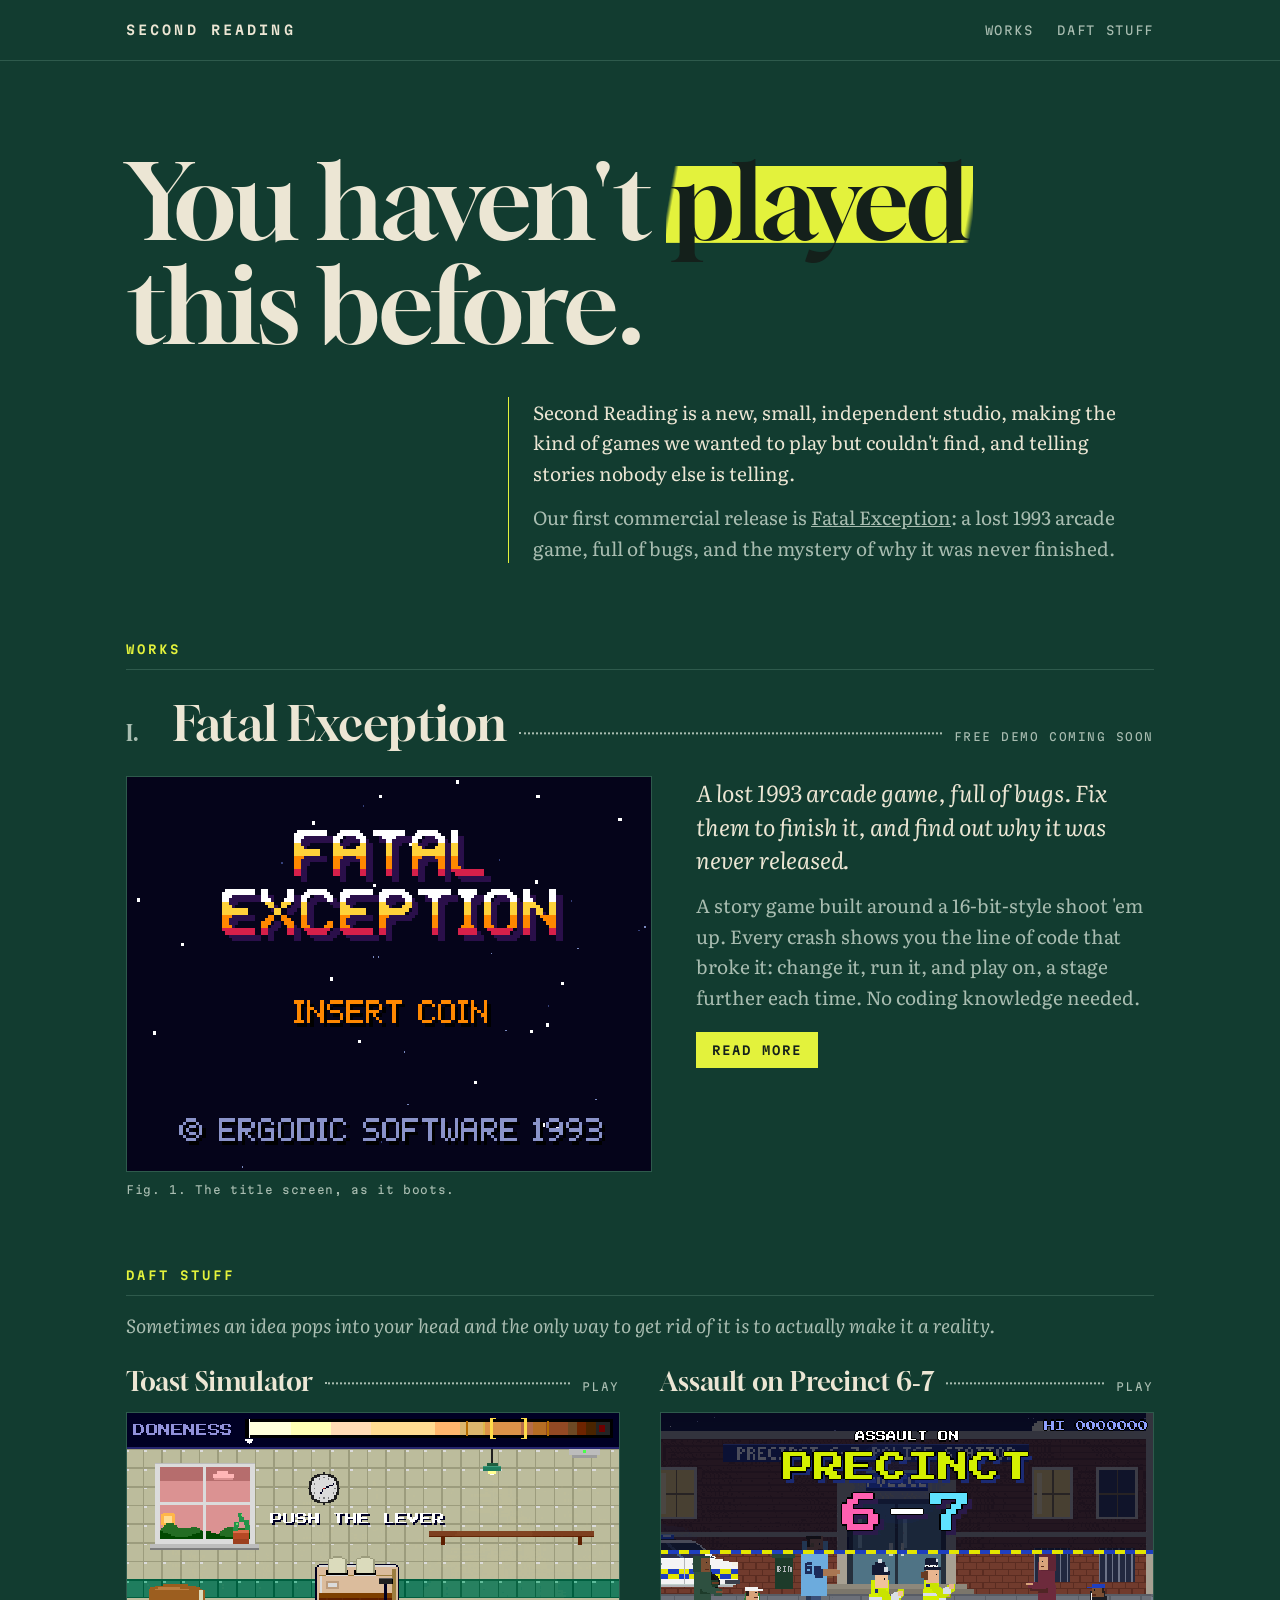
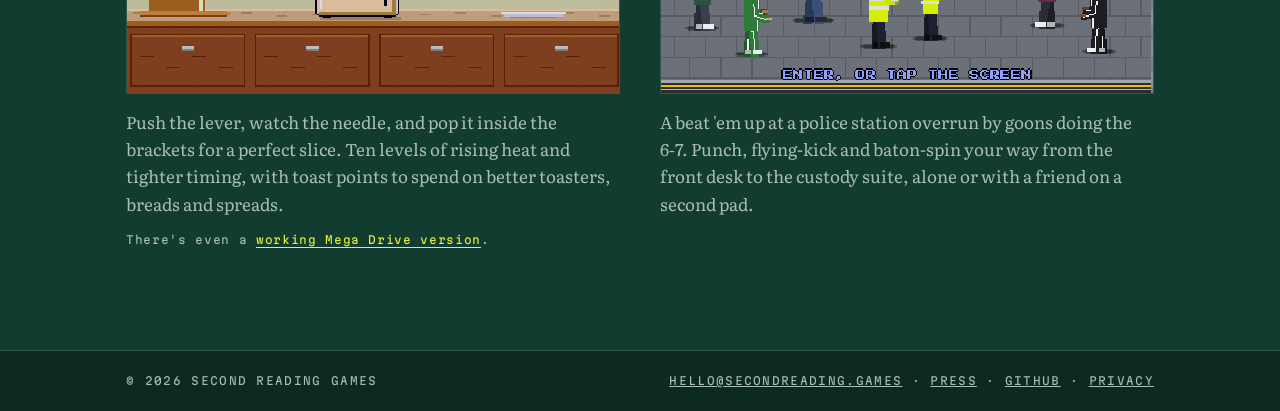
<file: index.html>
<!DOCTYPE html>
<html lang="en-GB">
<head>
<meta charset="utf-8">
<meta name="viewport" content="width=device-width, initial-scale=1">
<title>Second Reading Games</title>
<meta name="description" content="Second Reading is a new, small, independent studio, making the kind of games we wanted to play but couldn't find, and telling stories nobody else is telling.">
<meta property="og:title" content="Second Reading Games">
<meta property="og:description" content="You haven't played this before.">
<meta property="og:type" content="website">
<meta property="og:url" content="https://secondreading.games/">
<meta property="og:image" content="https://secondreading.games/fatal-exception/shots/share.png">
<meta property="og:image:width" content="1200">
<meta property="og:image:height" content="630">
<meta name="twitter:card" content="summary_large_image">
<link rel="canonical" href="https://secondreading.games/">
<link rel="preload" href="fonts/gloock-latin.woff2" as="font" type="font/woff2" crossorigin>
<link rel="icon" href="favicon.svg" type="image/svg+xml">
<link rel="stylesheet" href="style.css">
</head>
<body>

<header class="top">
  <div class="wrap top-in">
    <a class="mark" href="./">Second Reading</a>
    <nav aria-label="Site">
      <a href="#works">Works</a>
      <a href="#daft-stuff">Daft Stuff</a>
    </nav>
  </div>
</header>

<main>

<section class="intro">
  <div class="wrap">
    <h1 class="roll"><span class="w"><span style="--i:0">You</span></span> <span class="w"><span style="--i:1">haven't</span></span> <mark><button type="button" class="play-mark" aria-label="played: play a game of breakout"><span class="w"><span style="--i:2">played</span></span></button></mark> <span class="w"><span style="--i:3">this</span></span> <span class="w"><span style="--i:4">before.</span></span></h1>
    <div class="blurb">
      <p>Second Reading is a new, small, independent studio, making the kind of games we wanted to play but couldn't find, and telling stories nobody else is telling.</p>
      <p>Our first commercial release is <a href="fatal-exception/">Fatal Exception</a>: a lost 1993 arcade game, full of bugs, and the mystery of why it was never finished.</p>
    </div>
  </div>
</section>

<section id="works" aria-labelledby="works-title">
  <div class="wrap">
    <h2 id="works-title" class="label">Works</h2>

    <article class="work">
      <a class="entry" href="fatal-exception/">
        <span class="num">I.</span>
        <span class="title">Fatal Exception</span>
        <span class="dots" aria-hidden="true"></span>
        <span class="status" data-demo>Free demo coming soon</span>
      </a>
      <div class="work-body">
        <figure>
          <a href="fatal-exception/" tabindex="-1" aria-hidden="true"><picture><source srcset="fatal-exception/shots/title.png" media="(prefers-reduced-motion: reduce)"><img src="img/fatal-exception.gif" width="320" height="240" alt=""></picture></a>
          <figcaption>Fig. 1. The title screen, as it boots.</figcaption>
        </figure>
        <div class="work-text">
          <p class="lede">A lost 1993 arcade game, full of bugs. Fix them to finish it, and find out why it was never released.</p>
          <p>A story game built around a 16-bit-style shoot 'em up. Every crash shows you the line of code that broke it: change it, run it, and play on, a stage further each time. No coding knowledge needed.</p>
          <p><a class="more" href="fatal-exception/">Read more</a></p>
        </div>
      </div>
    </article>
  </div>
</section>

<section id="daft-stuff" aria-labelledby="div-title">
  <div class="wrap">
    <h2 id="div-title" class="label">Daft Stuff</h2>
    <p class="aside">Sometimes an idea pops into your head and the only way to get rid of it is to actually make it a reality.</p>

    <div class="divs">
      <article class="div">
        <a class="entry" href="toast-simulator/">
          <span class="title">Toast Simulator</span>
          <span class="dots" aria-hidden="true"></span>
          <span class="status">Play</span>
        </a>
        <a class="pic" href="toast-simulator/" tabindex="-1" aria-hidden="true"><picture><source srcset="img/toast-simulator.png" media="(prefers-reduced-motion: reduce)"><img src="img/toast-simulator.gif" width="320" height="180" loading="lazy" alt=""></picture></a>
        <p>Push the lever, watch the needle, and pop it inside the brackets for a perfect slice. Ten levels of rising heat and tighter timing, with toast points to spend on better toasters, breads and spreads.</p>
        <p class="also">There's even a <a href="toast-simulator/megadrive/">working Mega Drive version</a>.</p>
      </article>
      <article class="div">
        <a class="entry" href="assault-on-precinct-6-7/">
          <span class="title">Assault on Precinct 6&#8209;7</span>
          <span class="dots" aria-hidden="true"></span>
          <span class="status">Play</span>
        </a>
        <a class="pic" href="assault-on-precinct-6-7/" tabindex="-1" aria-hidden="true"><picture><source srcset="img/assault-on-precinct-6-7.png" media="(prefers-reduced-motion: reduce)"><img src="img/assault-on-precinct-6-7.gif" width="384" height="216" loading="lazy" alt=""></picture></a>
        <p>A beat 'em up at a police station overrun by goons doing the 6&#8209;7. Punch, flying-kick and baton-spin your way from the front desk to the custody suite, alone or with a friend on a second pad.</p>
      </article>
    </div>
  </div>
</section>

</main>

<footer class="foot">
  <div class="wrap foot-in">
    <p>&copy; 2026 Second Reading Games</p>
    <p><a href="mailto:hello@secondreading.games">hello@secondreading.games</a> &middot; <a href="fatal-exception/press/">Press</a> &middot; <a href="https://github.com/second-reading">GitHub</a> &middot; <a href="privacy/">Privacy</a></p>
  </div>
</footer>

<script src="play.js"></script>
</body>
</html>
</file>
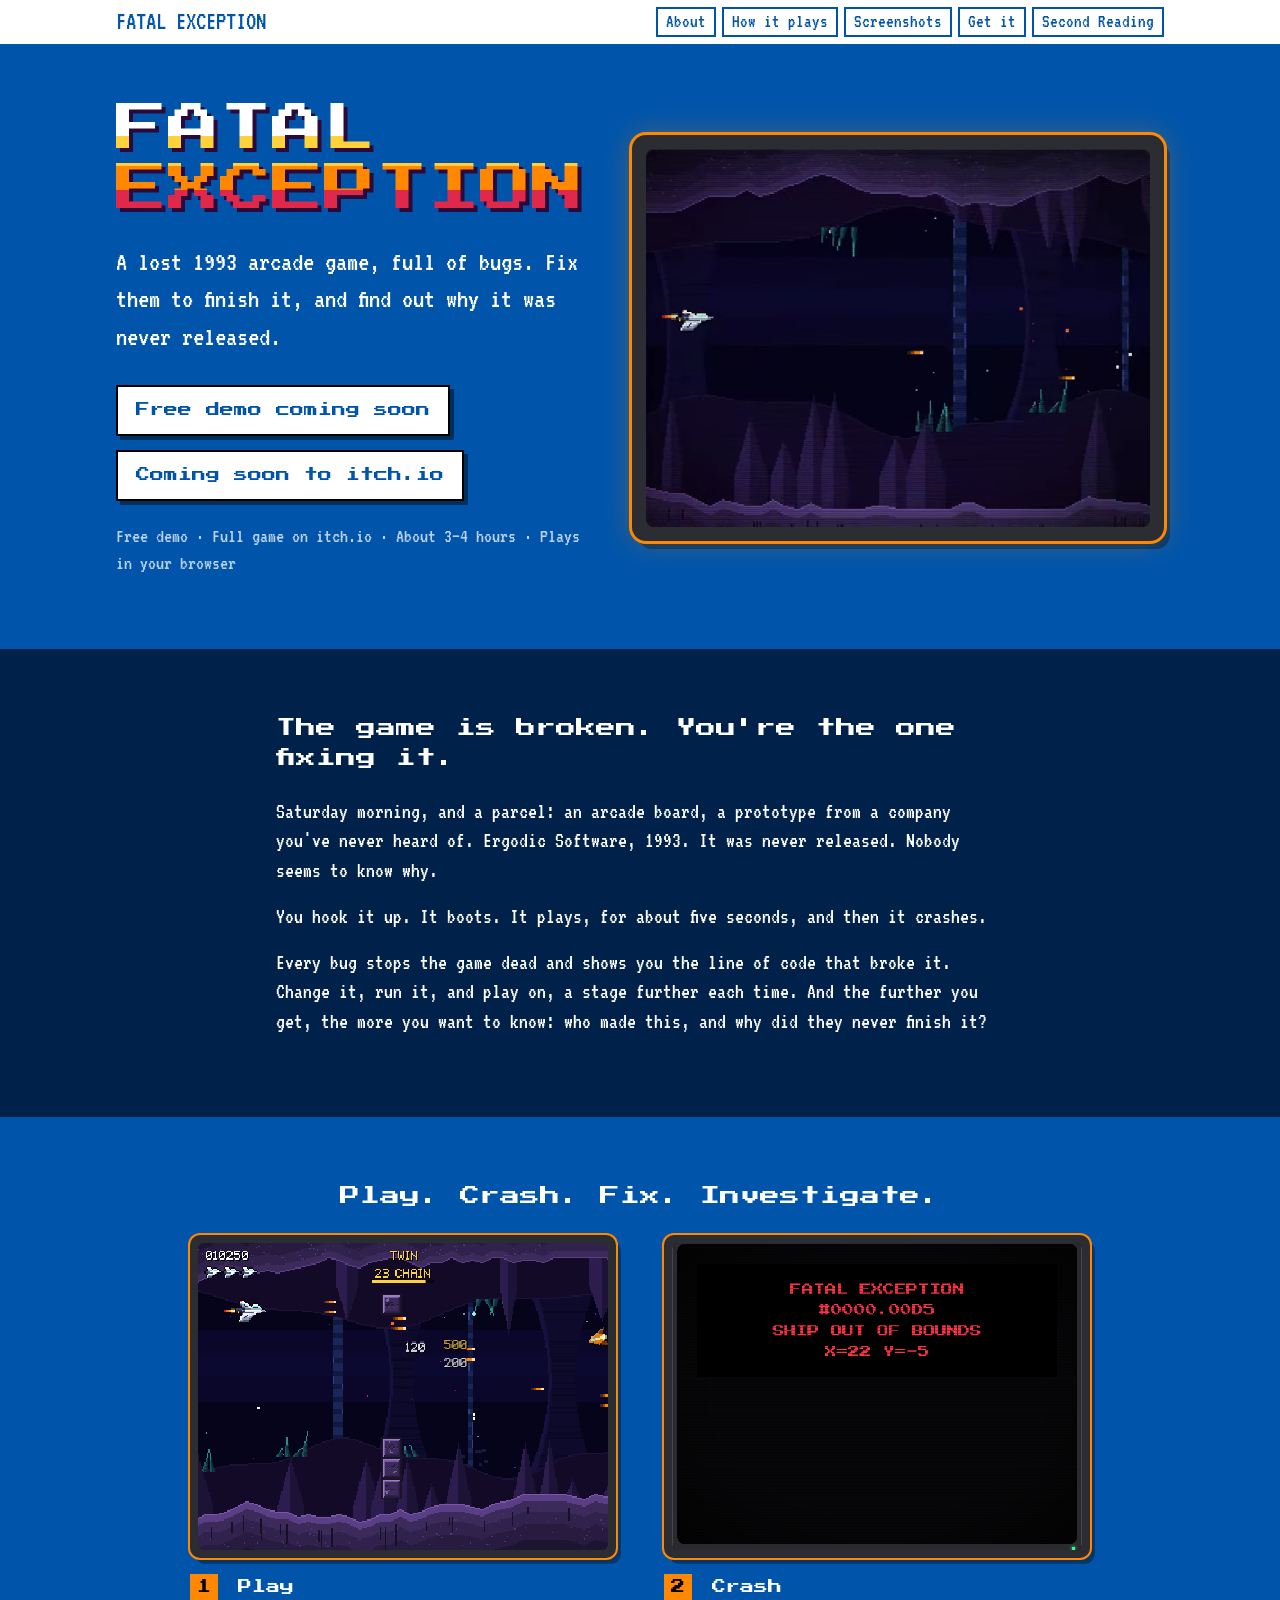
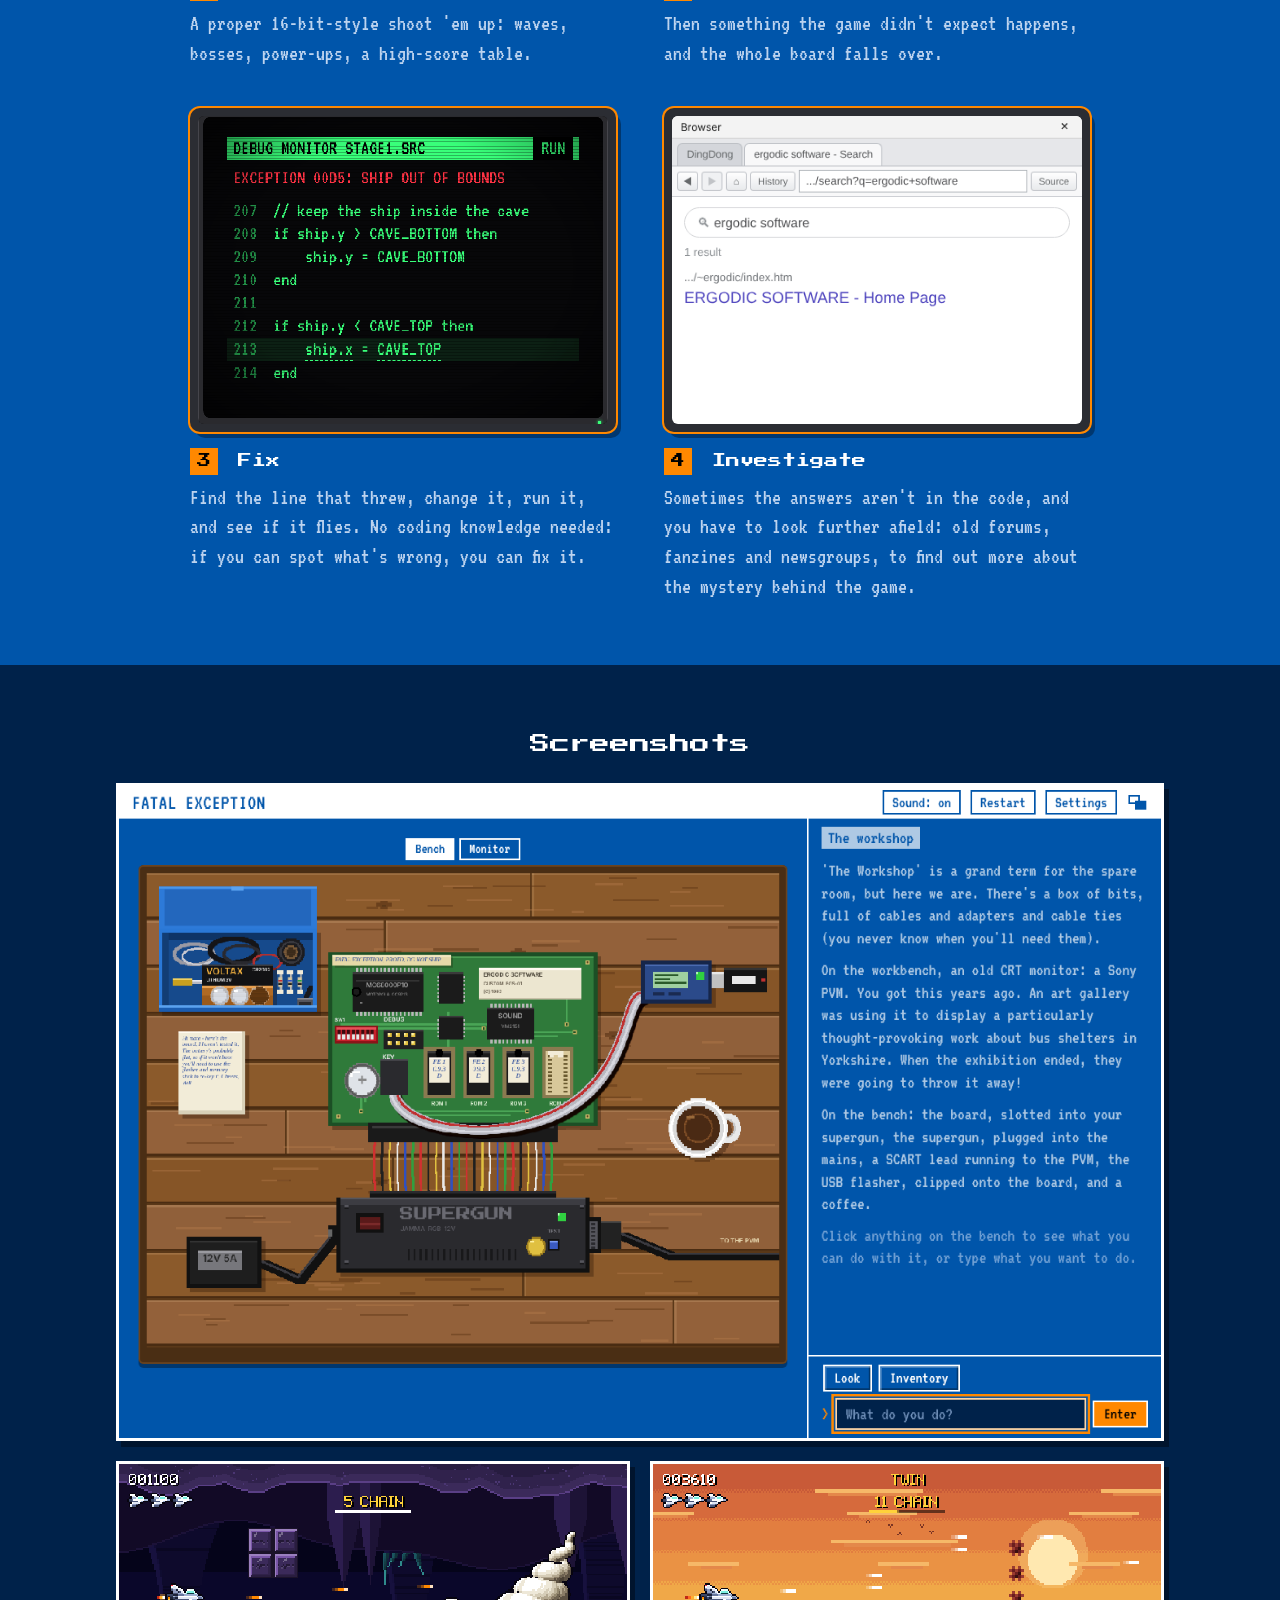
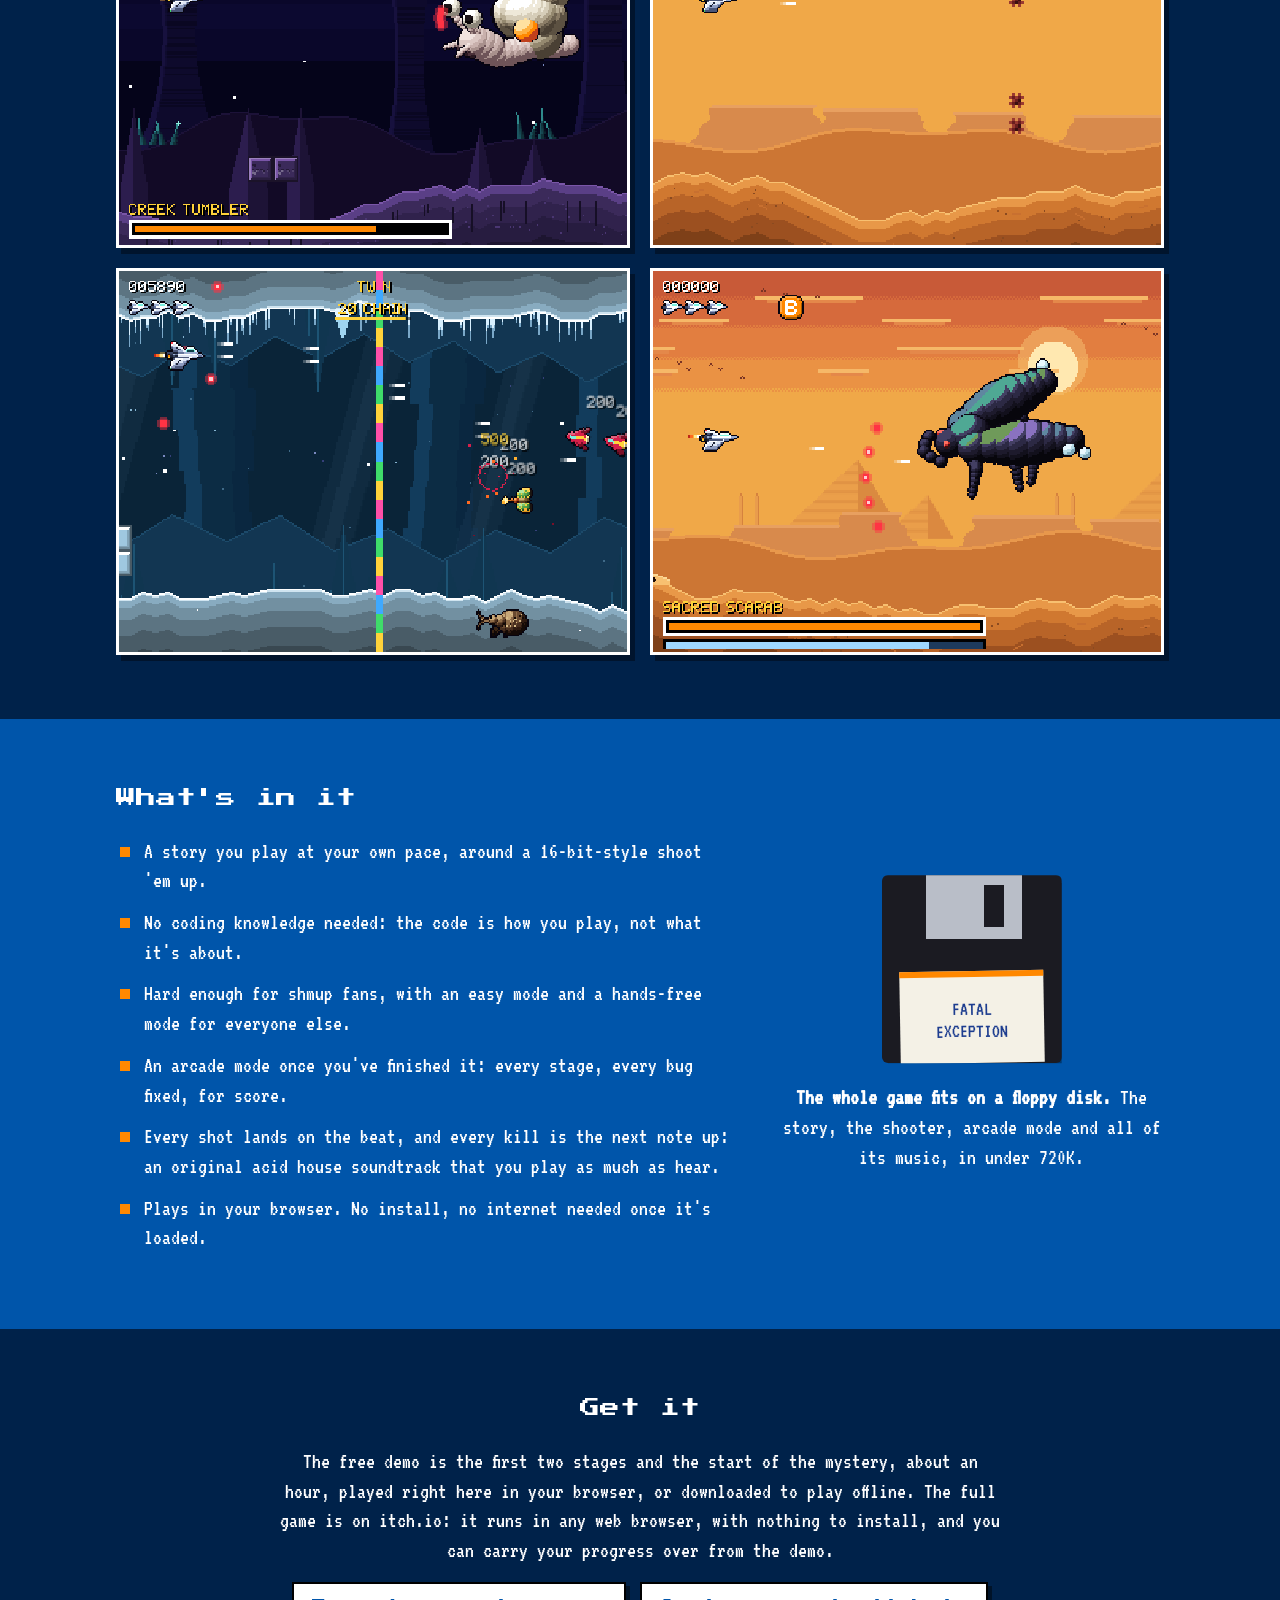
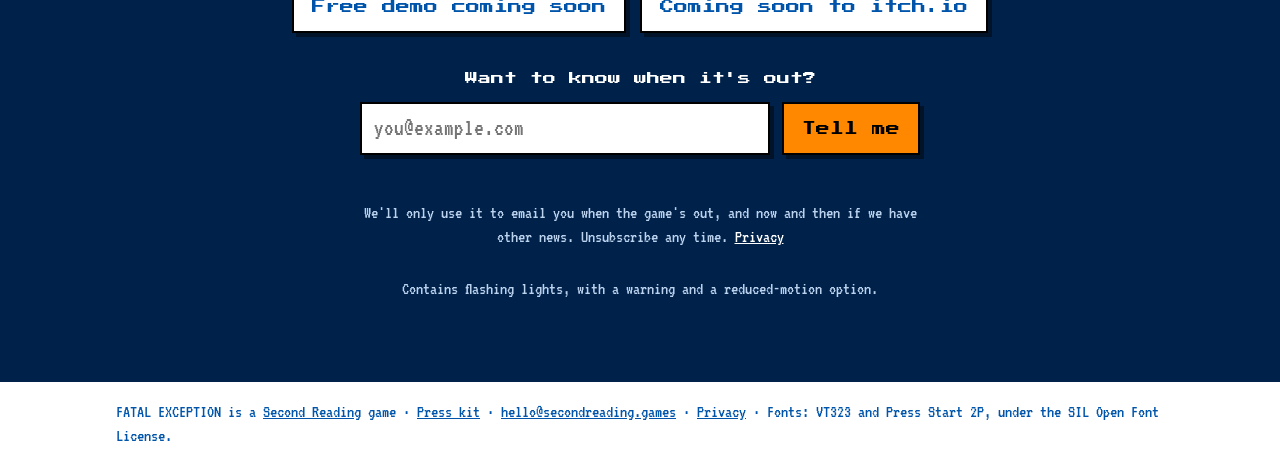
<file: fatal-exception/index.html>
<!DOCTYPE html>
<html lang="en-GB">
<head>
<meta charset="utf-8">
<meta name="viewport" content="width=device-width, initial-scale=1">
<title>FATAL EXCEPTION</title>
<meta name="description" content="A lost 1993 arcade game, full of bugs. Fix them to finish it, and find out why it was never released. A story game around a 16-bit-style shoot 'em up.">
<meta property="og:title" content="FATAL EXCEPTION">
<meta property="og:description" content="A lost 1993 arcade game, full of bugs. Fix them to finish it.">
<meta property="og:type" content="website">
<meta property="og:url" content="https://secondreading.games/fatal-exception/">
<meta property="og:image" content="https://secondreading.games/fatal-exception/shots/share.png">
<meta property="og:image:width" content="1200">
<meta property="og:image:height" content="630">
<meta name="twitter:card" content="summary_large_image">
<link rel="canonical" href="https://secondreading.games/fatal-exception/">
<link rel="icon" href="favicon.svg" type="image/svg+xml">
<link rel="stylesheet" href="style.css">
</head>
<body>

<header class="bar">
  <div class="wrap bar-in">
    <span class="bar-title">FATAL EXCEPTION</span>
    <nav aria-label="On this page">
      <a href="#about">About</a>
      <a href="#how">How it plays</a>
      <a href="#shots">Screenshots</a>
      <a href="#get">Get it</a>
      <a href="../">Second Reading</a>
    </nav>
  </div>
</header>

<main>

<section class="hero">
  <div class="wrap hero-in">
    <div class="hero-text">
      <h1 class="logo">FATAL<br>EXCEPTION</h1>
      <p class="tagline">A lost 1993 arcade game, full of bugs. Fix them to finish it, and find out why it was never released.</p>
      <p class="cta">
        <!-- The demo's button: tools/publish-demo.sh (the "Publish the demo" action) rewrites every
             line with data-demo on it, here and in #get, when the demo goes up or comes down. -->
        <a class="btn soon" data-demo href="#get" aria-disabled="true">Free demo coming soon</a>
        <!-- When the itch.io page is live: put its address in href, take out aria-disabled and the
             "soon" class, and change the words to "Buy it on itch.io" (and the same in #get below). -->
        <a class="btn soon" id="itch" href="#get" aria-disabled="true">Coming soon to itch.io</a>
      </p>
      <p class="facts">Free demo &middot; Full game on itch.io &middot; About 3&ndash;4 hours &middot; Plays in your browser</p>
    </div>
    <figure class="crt">
      <!-- Made by tools/site-video.js in the game's repo. Silent, so it can play by itself. -->
      <video id="loop" width="640" height="480" poster="shots/title.png" autoplay muted loop playsinline preload="metadata"
        aria-label="The game on its monitor: the ship flies into the cave roof and the board crashes; one line of code is changed and run; the ship flies on, to the first boss.">
        <source src="shots/loop.webm" type="video/webm">
        <source src="shots/loop.mp4" type="video/mp4">
        <img src="shots/title.png" width="640" height="480" alt="The title screen: FATAL EXCEPTION, INSERT COIN, copyright Ergodic Software 1993.">
      </video>
    </figure>
  </div>
</section>

<section class="band" id="about">
  <div class="wrap prose">
    <h2>The game is broken. You're the one fixing it.</h2>
    <p>Saturday morning, and a parcel: an arcade board, a prototype from a company you've never heard of. Ergodic Software, 1993. It was never released. Nobody seems to know why.</p>
    <p>You hook it up. It boots. It plays, for about five seconds, and then it crashes.</p>
    <p>Every bug stops the game dead and shows you the line of code that broke it. Change it, run it, and play on, a stage further each time. And the further you get, the more you want to know: who made this, and why did they never finish it?</p>
  </div>
</section>

<section id="how">
  <div class="wrap">
    <h2 class="center">Play. Crash. Fix. Investigate.</h2>
    <ol class="steps">
      <li>
        <figure class="crt small"><img src="shots/stage1.png" width="640" height="480" loading="lazy" alt="Stage 1: the ship flies through a purple cave, shooting a wave of enemy fighters."></figure>
        <h3><span>1</span> Play</h3>
        <p>A proper 16-bit-style shoot 'em up: waves, bosses, power-ups, a high-score table.</p>
      </li>
      <li>
        <figure class="crt small"><img src="shots/crash.png" width="797" height="614" loading="lazy" alt="The monitor, black, with a red error: FATAL EXCEPTION, SHIP OUT OF BOUNDS."></figure>
        <h3><span>2</span> Crash</h3>
        <p>Then something the game didn't expect happens, and the whole board falls over.</p>
      </li>
      <li>
        <figure class="crt small"><img src="shots/fix.png" width="797" height="614" loading="lazy" alt="The debug monitor showing a few lines of simple code, one of them highlighted."></figure>
        <h3><span>3</span> Fix</h3>
        <p>Find the line that threw, change it, run it, and see if it flies. No coding knowledge needed: if you can spot what's wrong, you can fix it.</p>
      </li>
      <li>
        <figure class="crt small web"><img src="shots/search.png" width="472" height="229" loading="lazy" alt="An old web browser searching for Ergodic Software: one result, the company's home page."></figure>
        <h3><span>4</span> Investigate</h3>
        <p>Sometimes the answers aren't in the code, and you have to look further afield: old forums, fanzines and newsgroups, to find out more about the mystery behind the game.</p>
      </li>
    </ol>
  </div>
</section>

<section class="band" id="shots">
  <div class="wrap">
    <h2 class="center">Screenshots</h2>
    <div class="gallery">
      <a href="shots/bench.png" class="wide"><img src="shots/bench.png" width="1280" height="800" loading="lazy" alt="The workbench from above: the arcade board, a supergun, a USB flasher, a box of bits and a coffee, with the story told alongside."></a>
      <a href="shots/boss1.png" class="crt-link"><img src="shots/boss1.png" width="640" height="480" loading="lazy" alt="Stage 1's boss, the Creek Tumbler, a pale cave snail, with its health bar along the bottom."></a>
      <a href="shots/desert.png" class="crt-link"><img src="shots/desert.png" width="640" height="480" loading="lazy" alt="Stage 2, the desert at sunset: a wall of mines with a gap in the middle."></a>
      <a href="shots/ice.png" class="crt-link"><img src="shots/ice.png" width="640" height="480" loading="lazy" alt="Stage 3, an ice cavern with icicles, and a band of colours sweeping across the screen."></a>
      <a href="shots/boss2.png" class="crt-link"><img src="shots/boss2.png" width="640" height="480" loading="lazy" alt="Stage 2's boss, the Sacred Scarab, a huge iridescent beetle over the desert, firing a column of shots, with its health and shield bars along the bottom."></a>
    </div>
  </div>
</section>

<section id="features">
  <div class="wrap two">
    <div class="prose">
      <h2>What's in it</h2>
      <ul class="ticks">
        <li>A story you play at your own pace, around a 16-bit-style shoot 'em up.</li>
        <li>No coding knowledge needed: the code is how you play, not what it's about.</li>
        <li>Hard enough for shmup fans, with an easy mode and a hands-free mode for everyone else.</li>
        <li>An arcade mode once you've finished it: every stage, every bug fixed, for score.</li>
        <li>Every shot lands on the beat, and every kill is the next note up: an original acid house soundtrack that you play as much as hear.</li>
        <li>Plays in your browser. No install, no internet needed once it's loaded.</li>
      </ul>
    </div>
    <aside class="floppy" aria-label="Size">
      <div class="disk" aria-hidden="true"><span class="shutter"></span><span class="label">FATAL<br>EXCEPTION</span></div>
      <p><strong>The whole game fits on a floppy disk.</strong> The story, the shooter, arcade mode and all of its music, in under 720K.</p>
    </aside>
  </div>
</section>

<section class="band" id="get">
  <div class="wrap prose center">
    <h2>Get it</h2>
    <p>The free demo is the first two stages and the start of the mystery, about an hour, played right here in your browser, or downloaded to play offline. The full game is on itch.io: it runs in any web browser, with nothing to install, and you can carry your progress over from the demo.</p>
    <p class="cta">
      <a class="btn soon" data-demo href="#get" aria-disabled="true">Free demo coming soon</a>
      <a class="btn soon" href="#get" aria-disabled="true">Coming soon to itch.io</a>
    </p>
    <p class="small" data-demo hidden><a href="demo/fatal-exception-demo.zip" download>Or download the demo to play offline</a> (a zip: unzip it and open index.html in your browser)</p>
    <!-- The sign-up: each address is emailed to hello@secondreading.games by FormSubmit (formsubmit.co),
         a form-to-email relay; there's no list anywhere but that inbox. The script at the foot of the
         page checks the address and sends it without leaving the page; without scripts it posts as
         an ordinary form and comes back to #signed-up. -->
    <form class="signup" id="signup" action="https://formsubmit.co/09f0350fe349dd88ffb7ffee1317fd36" method="POST" novalidate>
      <label for="signup-email">Want to know when it's out?</label>
      <div class="signup-row">
        <input type="email" id="signup-email" name="email" required autocomplete="email" inputmode="email" maxlength="254" placeholder="you@example.com" aria-describedby="signup-msg signup-note">
        <button class="btn" type="submit">Tell me</button>
      </div>
      <input type="hidden" name="_subject" value="Fatal Exception sign-up">
      <input type="hidden" name="_template" value="table">
      <input type="hidden" name="_captcha" value="false">
      <input type="hidden" name="_next" value="https://secondreading.games/fatal-exception/#signed-up">
      <input type="text" name="_honey" class="honey" tabindex="-1" autocomplete="off" aria-hidden="true">
      <p class="signup-msg" id="signup-msg" role="status" aria-live="polite"></p>
      <p class="small" id="signup-note">We'll only use it to email you when the game's out, and now and then if we have other news. Unsubscribe any time. <a href="../privacy/">Privacy</a></p>
    </form>
    <p class="signed-up" id="signed-up">You're on the list. Thanks!</p>
    <p class="small">Contains flashing lights, with a warning and a reduced-motion option.</p>
  </div>
</section>

</main>

<footer class="foot">
  <div class="wrap">
    <p>FATAL EXCEPTION is a <a href="../">Second Reading</a> game &middot; <a href="press/">Press kit</a> &middot; <a href="mailto:hello@secondreading.games">hello@secondreading.games</a> &middot; <a href="../privacy/">Privacy</a> &middot; Fonts: VT323 and Press Start 2P, under the SIL Open Font License.</p>
  </div>
</footer>

<script>
// Anyone who's asked for less motion gets the title screen, and a play button.
(function(){ var v = document.getElementById('loop');
  if(v && matchMedia('(prefers-reduced-motion: reduce)').matches){ v.removeAttribute('autoplay'); v.pause(); v.controls = true; } })();

// The sign-up: check the address, then send it without leaving the page.
(function(){
  var form = document.getElementById('signup'); if(!form || !window.fetch) return;
  var box = document.getElementById('signup-email'), msg = document.getElementById('signup-msg'), btn = form.querySelector('button');
  // Slips worth catching before they go: a mistyped ending or a well-known domain a letter out.
  var ENDS = {con:'com', cmo:'com', ocm:'com', vom:'com', comm:'com', coma:'com', 'co.k':'co.uk', 'co,uk':'co.uk', couk:'co.uk', nte:'net', ent:'net', ogr:'org'};
  var DOMAINS = {'gamil.com':'gmail.com', 'gmial.com':'gmail.com', 'gmai.com':'gmail.com', 'gmail.co':'gmail.com', 'gnail.com':'gmail.com', 'googlemail.co':'googlemail.com',
    'hotmial.com':'hotmail.com', 'hotmai.com':'hotmail.com', 'hotmail.co':'hotmail.com', 'outlok.com':'outlook.com', 'outloo.com':'outlook.com',
    'yaho.com':'yahoo.com', 'yahooo.com':'yahoo.com', 'icloud.co':'icloud.com', 'iclod.com':'icloud.com'};
  function say(text, bad){ msg.textContent = text; msg.className = 'signup-msg' + (bad ? ' bad' : ''); box.setAttribute('aria-invalid', bad ? 'true' : 'false'); }
  // What's wrong with it, or '' if it looks like an address. (Only its owner can prove it's real.)
  function wrong(v){
    if(!v) return 'Type your email address first.';
    if(/\s/.test(v)) return "There's a space in that.";
    if(v.split('@').length !== 2) return 'That needs one @ in it, like you@example.com.';
    var name = v.split('@')[0], dom = v.split('@')[1];
    if(!name) return "There's nothing before the @.";
    if(!/^[a-z0-9.!#$%&'*+\/=?^_`{|}~-]+$/i.test(name) || /^\.|\.$|\.\./.test(name)) return "The part before the @ doesn't look right.";
    if(!/^[a-z0-9-]+(\.[a-z0-9-]+)+$/i.test(dom) || /(^|\.)-|-(\.|$)/.test(dom) || !/\.[a-z]{2,}$/i.test(dom)) return "The part after the @ doesn't look right: it should end like example.com.";
    if(DOMAINS[dom]) return 'Did you mean ' + name + '@' + DOMAINS[dom] + '?';
    for(var e in ENDS) if(dom.slice(-e.length - 1) === '.' + e) return 'Did you mean ' + name + '@' + dom.slice(0, -e.length) + ENDS[e] + '?';
    return '';
  }
  box.addEventListener('input', function(){ if(msg.className.indexOf('bad') >= 0) say(''); });
  form.addEventListener('submit', function(ev){
    ev.preventDefault();
    var v = box.value.trim().toLowerCase(), w = wrong(v);
    if(w){ say(w, true); box.focus(); return; }
    if(form.elements._honey.value) return say("You're on the list. Thanks!");      // a robot: say nothing's wrong, send nothing
    box.value = v; btn.disabled = true; say('Sending...');
    fetch(form.action.replace('formsubmit.co/', 'formsubmit.co/ajax/'), {method: 'POST', headers: {'Content-Type': 'application/json', 'Accept': 'application/json'},
      body: JSON.stringify({email: v, _subject: form.elements._subject.value, _template: 'table', _captcha: 'false'})})
      .then(function(r){ return r.json().then(function(j){ if(!r.ok || String(j.success) !== 'true') throw new Error(j.message || r.status); }); })
      .then(function(){ form.hidden = true; var done = document.getElementById('signed-up'); done.className = 'signed-up show'; done.setAttribute('role', 'status'); })
      .catch(function(){ btn.disabled = false; say("That didn't send. Try again in a moment, or email hello@secondreading.games.", true); });
  });
})();
</script>

</body>
</html>
</file>
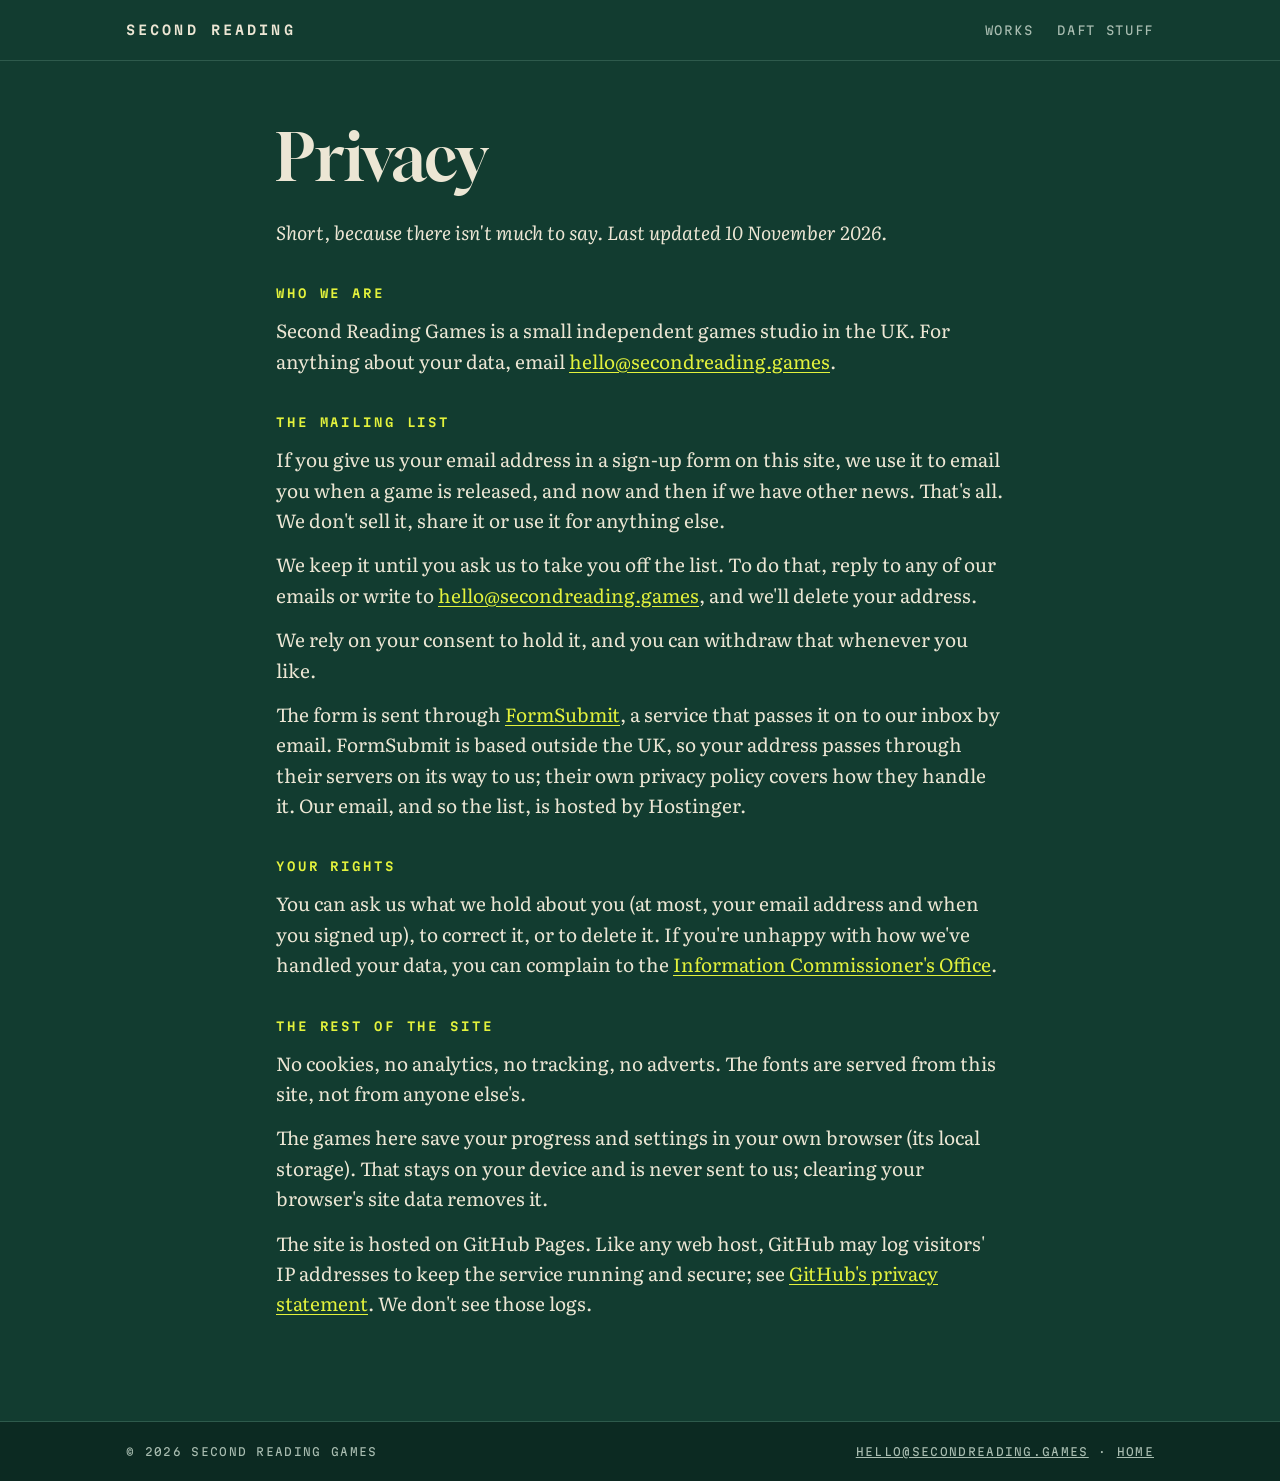
<file: privacy/index.html>
<!DOCTYPE html>
<html lang="en-GB">
<head>
<meta charset="utf-8">
<meta name="viewport" content="width=device-width, initial-scale=1">
<title>Privacy | Second Reading Games</title>
<meta name="description" content="What Second Reading Games does with your email address, and what this site keeps about you (almost nothing).">
<link rel="canonical" href="https://secondreading.games/privacy/">
<link rel="icon" href="../favicon.svg" type="image/svg+xml">
<link rel="stylesheet" href="../style.css">
</head>
<body>

<header class="top">
  <div class="wrap top-in">
    <a class="mark" href="../">Second Reading</a>
    <nav aria-label="Site">
      <a href="../#works">Works</a>
      <a href="../#daft-stuff">Daft Stuff</a>
    </nav>
  </div>
</header>

<main class="policy">
  <div class="wrap">
    <h1>Privacy</h1>
    <p class="aside">Short, because there isn't much to say. Last updated 10 November 2026.</p>

    <h2>Who we are</h2>
    <p>Second Reading Games is a small independent games studio in the UK. For anything about your data, email <a href="mailto:hello@secondreading.games">hello@secondreading.games</a>.</p>

    <h2>The mailing list</h2>
    <p>If you give us your email address in a sign-up form on this site, we use it to email you when a game is released, and now and then if we have other news. That's all. We don't sell it, share it or use it for anything else.</p>
    <p>We keep it until you ask us to take you off the list. To do that, reply to any of our emails or write to <a href="mailto:hello@secondreading.games">hello@secondreading.games</a>, and we'll delete your address.</p>
    <p>We rely on your consent to hold it, and you can withdraw that whenever you like.</p>
    <p>The form is sent through <a href="https://formsubmit.co/">FormSubmit</a>, a service that passes it on to our inbox by email. FormSubmit is based outside the UK, so your address passes through their servers on its way to us; their own privacy policy covers how they handle it. Our email, and so the list, is hosted by Hostinger.</p>

    <h2>Your rights</h2>
    <p>You can ask us what we hold about you (at most, your email address and when you signed up), to correct it, or to delete it. If you're unhappy with how we've handled your data, you can complain to the <a href="https://ico.org.uk/make-a-complaint/">Information Commissioner's Office</a>.</p>

    <h2>The rest of the site</h2>
    <p>No cookies, no analytics, no tracking, no adverts. The fonts are served from this site, not from anyone else's.</p>
    <p>The games here save your progress and settings in your own browser (its local storage). That stays on your device and is never sent to us; clearing your browser's site data removes it.</p>
    <p>The site is hosted on GitHub Pages. Like any web host, GitHub may log visitors' IP addresses to keep the service running and secure; see <a href="https://docs.github.com/en/site-policy/privacy-policies/github-general-privacy-statement">GitHub's privacy statement</a>. We don't see those logs.</p>
  </div>
</main>

<footer class="foot">
  <div class="wrap foot-in">
    <p>&copy; 2026 Second Reading Games</p>
    <p><a href="mailto:hello@secondreading.games">hello@secondreading.games</a> &middot; <a href="../">Home</a></p>
  </div>
</footer>

</body>
</html>
</file>
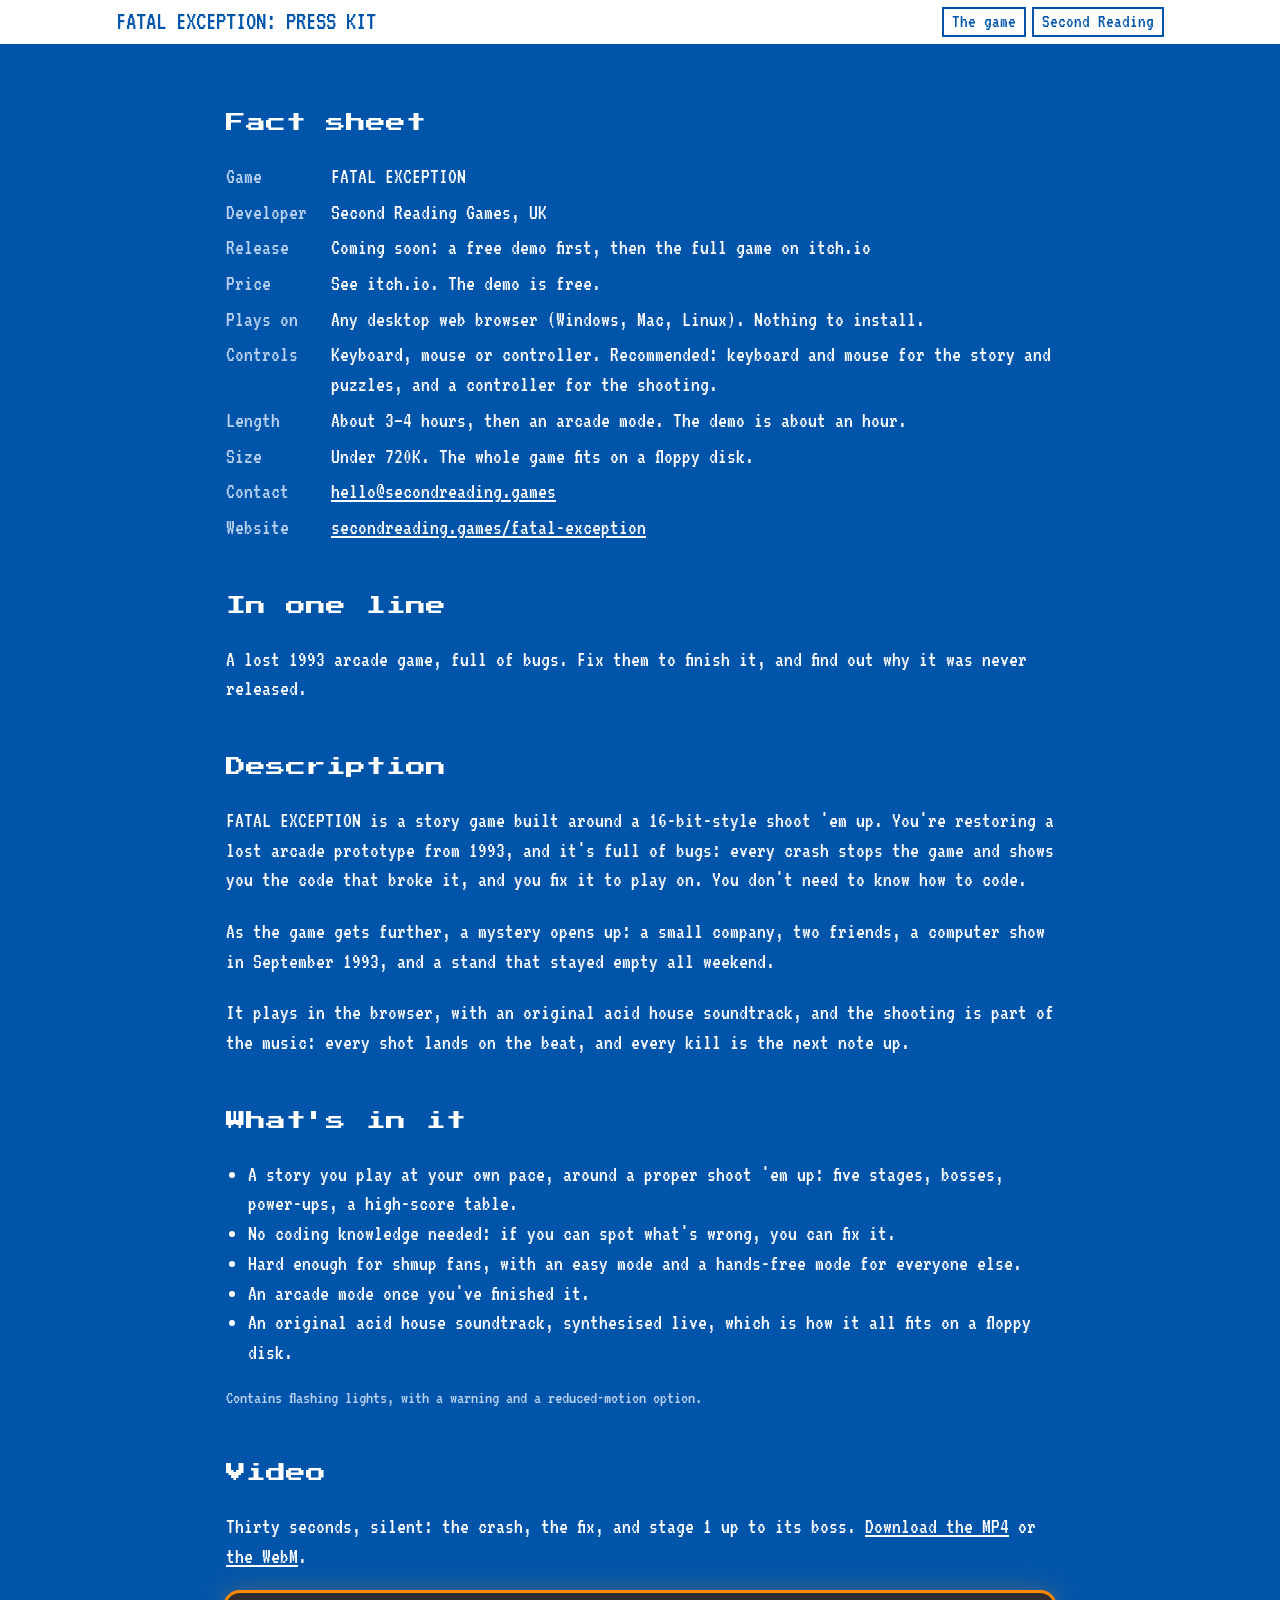
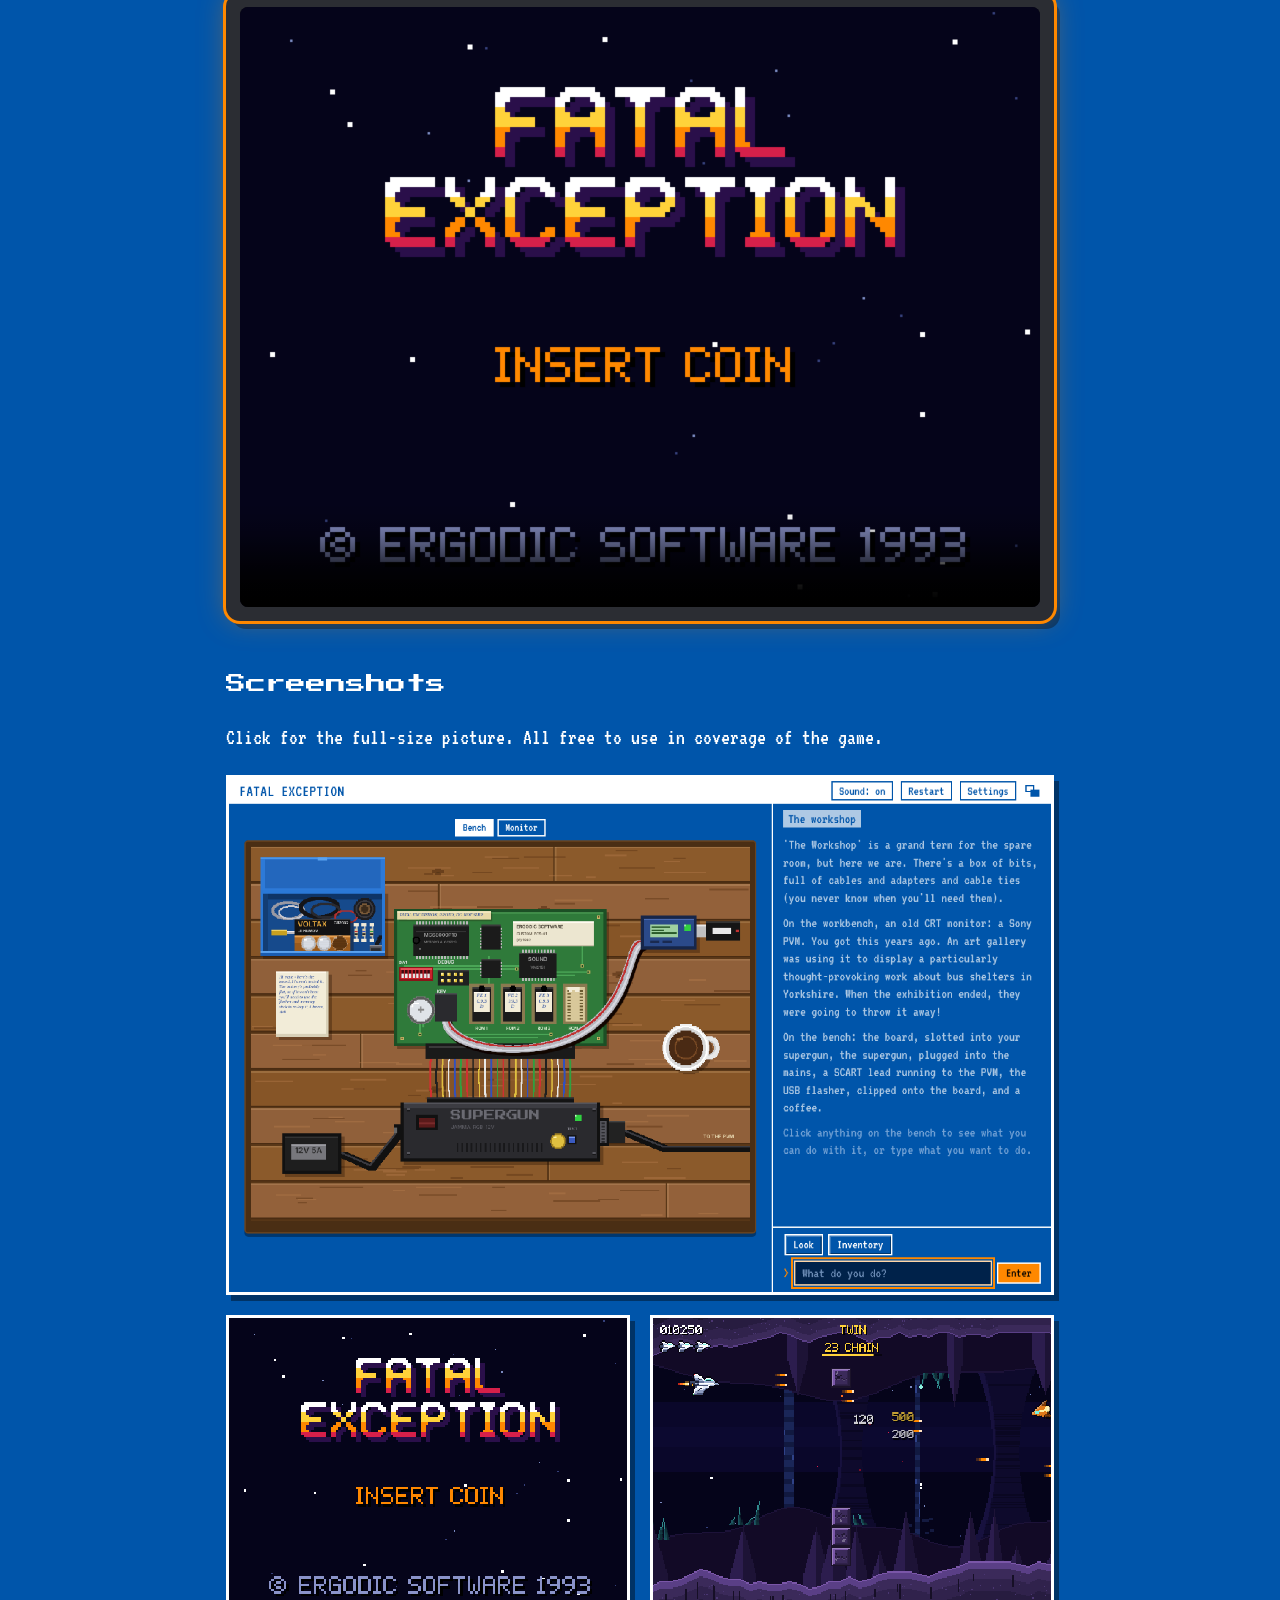
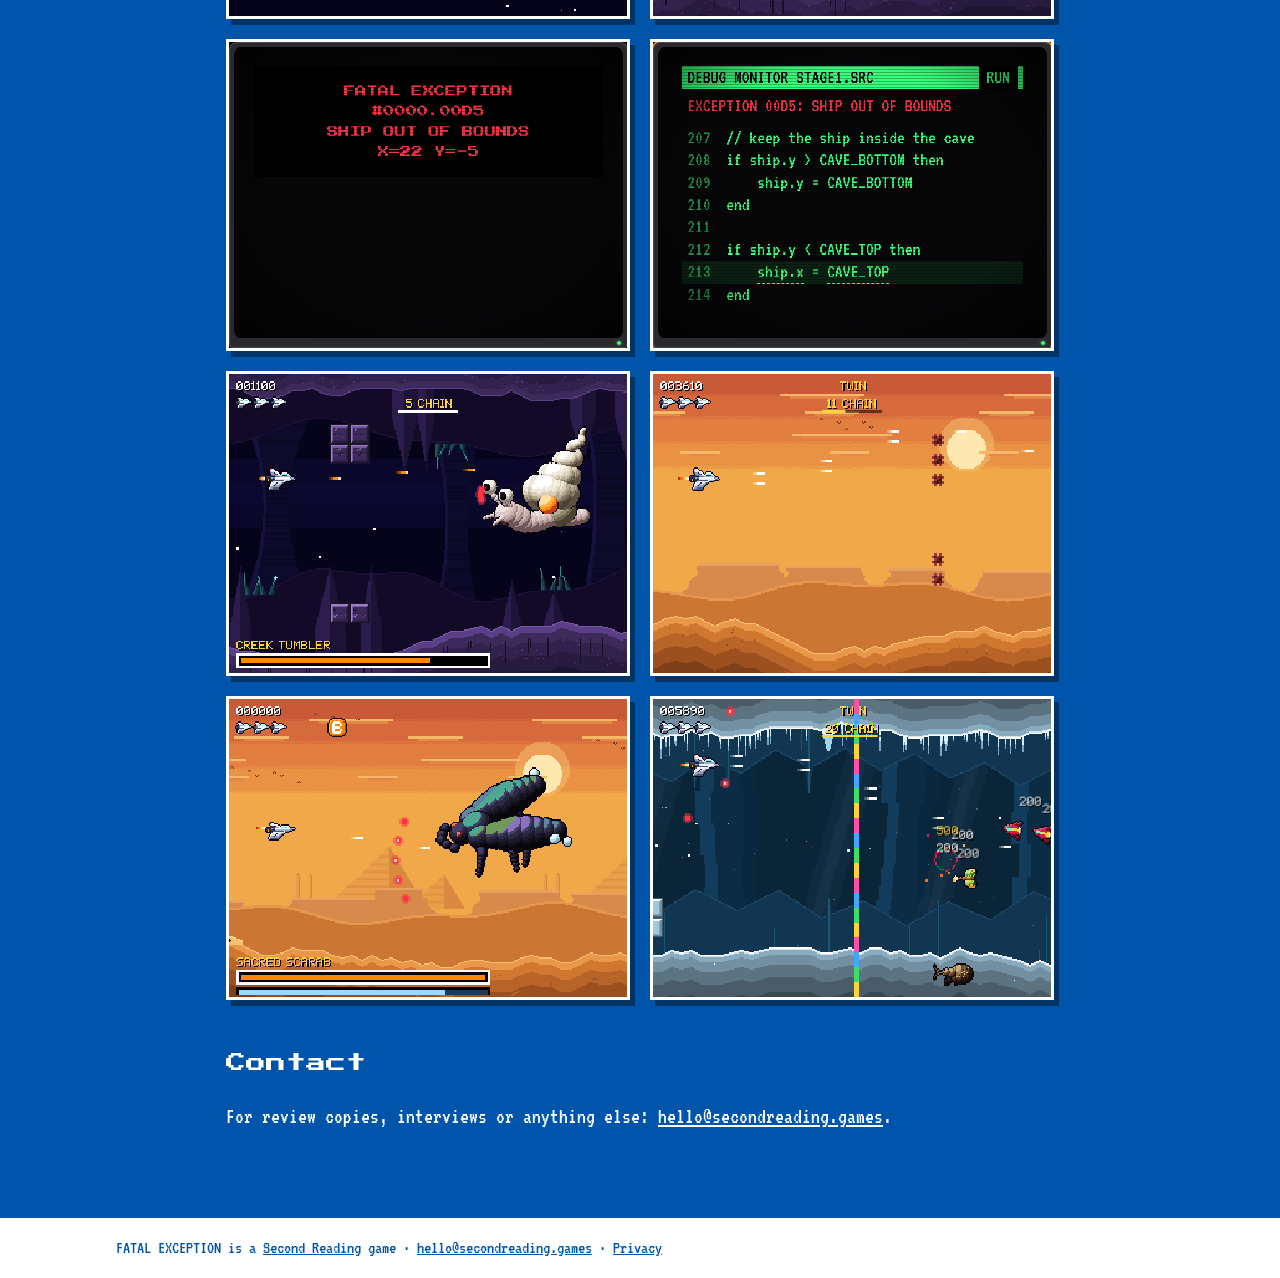
<file: fatal-exception/press/index.html>
<!DOCTYPE html>
<html lang="en-GB">
<head>
<meta charset="utf-8">
<meta name="viewport" content="width=device-width, initial-scale=1">
<title>FATAL EXCEPTION: press kit</title>
<meta name="description" content="Press kit for FATAL EXCEPTION, a story game around a 16-bit-style shoot 'em up: facts, description, screenshots, video and contact.">
<meta property="og:title" content="FATAL EXCEPTION: press kit">
<meta property="og:description" content="A lost 1993 arcade game, full of bugs. Fix them to finish it.">
<meta property="og:type" content="website">
<meta property="og:url" content="https://secondreading.games/fatal-exception/press/">
<meta property="og:image" content="https://secondreading.games/fatal-exception/shots/share.png">
<meta name="twitter:card" content="summary_large_image">
<link rel="canonical" href="https://secondreading.games/fatal-exception/press/">
<link rel="icon" href="../favicon.svg" type="image/svg+xml">
<link rel="stylesheet" href="../style.css">
</head>
<body>

<header class="bar">
  <div class="wrap bar-in">
    <span class="bar-title">FATAL EXCEPTION: PRESS KIT</span>
    <nav aria-label="Site">
      <a href="../">The game</a>
      <a href="../../">Second Reading</a>
    </nav>
  </div>
</header>

<main>
<section>
  <div class="wrap kit">

    <h2>Fact sheet</h2>
    <dl>
      <dt>Game</dt><dd>FATAL EXCEPTION</dd>
      <dt>Developer</dt><dd>Second Reading Games, UK</dd>
      <dt>Release</dt><dd>Coming soon: a free demo first, then the full game on itch.io</dd>
      <dt>Price</dt><dd>See itch.io. The demo is free.</dd>
      <dt>Plays on</dt><dd>Any desktop web browser (Windows, Mac, Linux). Nothing to install.</dd>
      <dt>Controls</dt><dd>Keyboard, mouse or controller. Recommended: keyboard and mouse for the story and puzzles, and a controller for the shooting.</dd>
      <dt>Length</dt><dd>About 3&ndash;4 hours, then an arcade mode. The demo is about an hour.</dd>
      <dt>Size</dt><dd>Under 720K. The whole game fits on a floppy disk.</dd>
      <dt>Contact</dt><dd><a href="mailto:hello@secondreading.games">hello@secondreading.games</a></dd>
      <dt>Website</dt><dd><a href="https://secondreading.games/fatal-exception/">secondreading.games/fatal-exception</a></dd>
    </dl>

    <h2>In one line</h2>
    <p>A lost 1993 arcade game, full of bugs. Fix them to finish it, and find out why it was never released.</p>

    <h2>Description</h2>
    <p>FATAL EXCEPTION is a story game built around a 16-bit-style shoot 'em up. You're restoring a lost arcade prototype from 1993, and it's full of bugs: every crash stops the game and shows you the code that broke it, and you fix it to play on. You don't need to know how to code.</p>
    <p>As the game gets further, a mystery opens up: a small company, two friends, a computer show in September 1993, and a stand that stayed empty all weekend.</p>
    <p>It plays in the browser, with an original acid house soundtrack, and the shooting is part of the music: every shot lands on the beat, and every kill is the next note up.</p>

    <h2>What's in it</h2>
    <ul>
      <li>A story you play at your own pace, around a proper shoot 'em up: five stages, bosses, power-ups, a high-score table.</li>
      <li>No coding knowledge needed: if you can spot what's wrong, you can fix it.</li>
      <li>Hard enough for shmup fans, with an easy mode and a hands-free mode for everyone else.</li>
      <li>An arcade mode once you've finished it.</li>
      <li>An original acid house soundtrack, synthesised live, which is how it all fits on a floppy disk.</li>
    </ul>
    <p class="small">Contains flashing lights, with a warning and a reduced-motion option.</p>

    <h2>Video</h2>
    <p>Thirty seconds, silent: the crash, the fix, and stage 1 up to its boss. <a href="../shots/loop.mp4" download>Download the MP4</a> or <a href="../shots/loop.webm" download>the WebM</a>.</p>
    <figure class="crt">
      <video width="640" height="480" poster="../shots/title.png" controls muted loop playsinline preload="none">
        <source src="../shots/loop.webm" type="video/webm">
        <source src="../shots/loop.mp4" type="video/mp4">
      </video>
    </figure>

    <h2>Screenshots</h2>
    <p>Click for the full-size picture. All free to use in coverage of the game.</p>
    <div class="gallery">
      <a href="../shots/bench.png" class="wide"><img src="../shots/bench.png" width="1280" height="800" loading="lazy" alt="The workbench from above, with the story alongside."></a>
      <a href="../shots/title.png" class="crt-link"><img src="../shots/title.png" width="640" height="480" loading="lazy" alt="The title screen."></a>
      <a href="../shots/stage1.png" class="crt-link"><img src="../shots/stage1.png" width="640" height="480" loading="lazy" alt="Stage 1, the purple cave."></a>
      <a href="../shots/crash.png" class="crt-link"><img src="../shots/crash.png" width="797" height="614" loading="lazy" alt="The crash: FATAL EXCEPTION, SHIP OUT OF BOUNDS."></a>
      <a href="../shots/fix.png" class="crt-link"><img src="../shots/fix.png" width="797" height="614" loading="lazy" alt="The debug monitor, with the line that broke."></a>
      <a href="../shots/boss1.png" class="crt-link"><img src="../shots/boss1.png" width="640" height="480" loading="lazy" alt="Stage 1's boss, the Creek Tumbler."></a>
      <a href="../shots/desert.png" class="crt-link"><img src="../shots/desert.png" width="640" height="480" loading="lazy" alt="Stage 2, the desert."></a>
      <a href="../shots/boss2.png" class="crt-link"><img src="../shots/boss2.png" width="640" height="480" loading="lazy" alt="Stage 2's boss, the Sacred Scarab."></a>
      <a href="../shots/ice.png" class="crt-link"><img src="../shots/ice.png" width="640" height="480" loading="lazy" alt="Stage 3, the ice cavern."></a>
    </div>

    <h2>Contact</h2>
    <p>For review copies, interviews or anything else: <a href="mailto:hello@secondreading.games">hello@secondreading.games</a>.</p>

  </div>
</section>
</main>

<footer class="foot">
  <div class="wrap">
    <p>FATAL EXCEPTION is a <a href="../../">Second Reading</a> game &middot; <a href="mailto:hello@secondreading.games">hello@secondreading.games</a> &middot; <a href="../../privacy/">Privacy</a></p>
  </div>
</footer>

</body>
</html>
</file>
<file: style.css>
/* Second Reading Games. Library green, page-white type and a highlighter pen.
   Gloock for display, Literata to read, Martian Mono for labels (fonts/, SIL Open Font License).
   Each game's own page keeps its own look. */
@font-face{font-family:'Gloock';font-display:swap;src:url(fonts/gloock-latin.woff2) format('woff2')}
@font-face{font-family:'Literata';font-display:swap;font-weight:200 900;src:url(fonts/literata-latin.woff2) format('woff2')}
@font-face{font-family:'Literata';font-display:swap;font-weight:200 900;font-style:italic;src:url(fonts/literata-italic-latin.woff2) format('woff2')}
@font-face{font-family:'Martian Mono';font-display:swap;font-weight:100 800;src:url(fonts/martian-mono-latin.woff2) format('woff2')}

:root{
  --green:#123c30; --deep:#0c2a22; --page:#ece6d4; --dim:#a9bdb1; --rule:#2e5a4c; --pen:#e3f23c; --ink:#14201b;
  --display:'Gloock',Georgia,serif;
  --text:'Literata',Georgia,serif;
  --mono:'Martian Mono',ui-monospace,Menlo,Consolas,monospace;
}
*{box-sizing:border-box}
html{background:var(--green);scroll-behavior:smooth}
@media (prefers-reduced-motion: reduce){ html{scroll-behavior:auto} }
body{margin:0;background:var(--green);color:var(--page);font:19px/1.6 var(--text)}
img{max-width:100%;height:auto;display:block}
a{color:inherit}
a:focus-visible{outline:2px solid var(--pen);outline-offset:4px}
.wrap{max-width:1060px;margin:0 auto;padding:0 16px}
h1,h2{font-weight:400;margin:0}
p{margin:0 0 14px}

/* Header: just the name and two places to go, in the mono. */
.top{border-bottom:1px solid var(--rule)}
.top-in{display:flex;align-items:center;justify-content:space-between;gap:16px;min-height:60px;flex-wrap:wrap}
.mark{font:600 13px/1 var(--mono);letter-spacing:.24em;text-transform:uppercase;text-decoration:none}
.top nav{display:flex;gap:24px}
.top nav a{font:400 12px/1 var(--mono);letter-spacing:.14em;text-transform:uppercase;text-decoration:none;color:var(--dim)}
.top nav a:hover{color:var(--pen)}

/* The line, with one word gone over in highlighter. */
.intro{padding:88px 0 72px}
.intro h1{font:400 clamp(44px,8.2vw,104px)/1 var(--display);letter-spacing:-.01em;max-width:11em}
.intro mark{color:var(--ink);background:linear-gradient(100deg,transparent .08em,var(--pen) .12em,var(--pen) calc(100% - .1em),transparent calc(100% - .04em)) 0 58%/100% 62% no-repeat;
  padding:0 .06em;margin:0 -.06em}
.blurb{max-width:34em;margin:40px 0 0 auto;padding-left:24px;border-left:1px solid var(--pen)}
/* It rolls out: each word rises into place in turn, then the highlighter goes over "played",
   left to right, and the blurb comes in under it. Still, with reduced motion. */
.roll .w{display:inline-block;overflow:hidden;vertical-align:top;padding:.12em .04em .16em;margin:-.12em -.04em -.16em}
.roll .w>span{display:inline-block;transform:translateY(115%) rotate(7deg);transform-origin:0 100%;
  animation:roll .8s cubic-bezier(.2,.75,.2,1) calc(var(--i) * 110ms + 150ms) forwards}
.intro mark{color:var(--page);background-size:0 62%;animation:pen .45s cubic-bezier(.5,0,.3,1) 1.05s forwards}
.intro .blurb{opacity:0;transform:translateY(12px);animation:roll .7s ease-out 1.35s forwards}
@keyframes roll{to{opacity:1;transform:none}}
@keyframes pen{50%{color:var(--page)}to{color:var(--ink);background-size:100% 62%}}
@media (prefers-reduced-motion: reduce){
  .roll .w>span,.intro mark,.intro .blurb{animation:none;transform:none;opacity:1}
  .intro mark{color:var(--ink);background-size:100% 62%}
}
.blurb p:last-child{color:var(--dim);margin:0}

/* Section labels, in the mono. */
.label{font:600 12px/1 var(--mono);letter-spacing:.24em;text-transform:uppercase;color:var(--pen);
  padding-bottom:14px;border-bottom:1px solid var(--rule);margin-bottom:28px}
.aside{font-style:italic;color:var(--dim);margin:-14px 0 28px}

/* A contents-page line: number, title, dot leaders, status. */
.entry{display:flex;align-items:baseline;gap:12px;text-decoration:none}
.entry .num{font:400 22px/1 var(--display);color:var(--dim);min-width:1.6em}
.entry .title{font:400 clamp(30px,4.4vw,48px)/1.05 var(--display)}
.entry .dots{flex:1;min-width:24px;border-bottom:2px dotted var(--dim);transform:translateY(-.35em)}
.entry .status{font:400 11px/1.3 var(--mono);letter-spacing:.14em;text-transform:uppercase;color:var(--dim);white-space:nowrap}
.entry:hover .title{color:var(--pen)}

/* Fatal Exception */
#works{padding:8px 0 72px}
.work-body{display:grid;grid-template-columns:1.15fr 1fr;gap:44px;align-items:start;margin-top:28px}
figure{margin:0}
figure img{width:100%;image-rendering:pixelated;background:#000;border:1px solid var(--rule)}
figcaption{font:400 11px/1.4 var(--mono);letter-spacing:.06em;color:var(--dim);margin-top:10px}
.lede{font:italic 400 23px/1.45 var(--text)}
.work-text p:not(.lede){color:var(--dim)}
.more{display:inline-block;margin-top:6px;font:600 12px/1 var(--mono);letter-spacing:.16em;text-transform:uppercase;
  text-decoration:none;color:var(--ink);background:var(--pen);padding:12px 16px}
.more:hover{background:var(--page)}

/* Daft Stuff: the same contents lines, smaller. */
#daft-stuff{padding:0 0 88px}
.divs{display:grid;grid-template-columns:repeat(2,1fr);gap:40px}
.div .entry .title{font-size:26px}
.div .pic{display:block;margin:16px 0 14px}
.div .pic img{width:100%;aspect-ratio:7/4;object-fit:cover;image-rendering:pixelated;border:1px solid var(--rule);background:#000}
.div .pic:hover img{border-color:var(--pen)}
.div p{font-size:17px;color:var(--dim)}
.div .also{font:400 11px/1.6 var(--mono);letter-spacing:.06em}
.div .also a{color:var(--pen);text-underline-offset:3px}
.div .also a:hover{color:var(--page)}

.foot{background:var(--deep);border-top:1px solid var(--rule);padding:22px 0}
.foot-in{display:flex;justify-content:space-between;gap:16px;flex-wrap:wrap}
.foot p{margin:0;font:400 11px/1.4 var(--mono);letter-spacing:.12em;text-transform:uppercase;color:var(--dim)}
.foot a:hover{color:var(--pen)}

@media (max-width:780px){
  .intro{padding:56px 0 48px}
  .blurb{margin-left:0}
  .work-body,.divs{grid-template-columns:1fr;gap:28px}
  .entry{flex-wrap:wrap;row-gap:6px}
  .entry .dots{display:none}
  .entry .status{flex-basis:100%;order:3}
  .entry .num{min-width:0}
}

/* "played" is a button: it opens a game of breakout (play.js). */
.play-mark{font:inherit;color:inherit;letter-spacing:inherit;background:none;border:0;padding:0;margin:0;cursor:pointer}
.play-mark:hover,.play-mark:hover .w>span{text-decoration:underline;text-decoration-thickness:.06em;text-underline-offset:.1em}
.play-mark:focus-visible{outline:2px solid var(--page);outline-offset:4px}
.breakout{position:fixed;inset:0;z-index:100;background:var(--green);cursor:none;touch-action:none}
.breakout canvas{display:block}
.breakout-quit{position:absolute;top:14px;right:max(16px,6vw);font:600 12px/1 var(--mono);letter-spacing:.14em;text-transform:uppercase;
  color:var(--dim);background:none;border:1px solid var(--rule);padding:8px 10px;cursor:pointer}
.breakout-quit:hover,.breakout-quit:focus-visible{color:var(--ink);background:var(--pen);border-color:var(--pen);outline:none}

/* The privacy page: plain reading. */
.policy{padding:64px 0 88px}
.policy .wrap{max-width:760px}
.policy h1{font:400 clamp(40px,6vw,64px)/1 var(--display);margin-bottom:28px}
.policy h2{font:600 12px/1 var(--mono);letter-spacing:.24em;text-transform:uppercase;color:var(--pen);margin:40px 0 16px}
.policy p{color:var(--page)}
.policy .aside{margin:0 0 8px}
.policy a{color:var(--pen);text-underline-offset:3px}
.policy a:hover{color:var(--page)}
picture{display:block}
</file>
<file: fatal-exception/style.css>
/* FATAL EXCEPTION promo page. The game's own look: Amiga Workbench blue, white and orange,
   VT323 for text and Press Start 2P for arcade lettering (fonts/, SIL Open Font License). */
@font-face{font-family:'VT323';font-display:swap;src:url(fonts/vt323-latin-400-normal.woff2) format('woff2')}
@font-face{font-family:'Press Start 2P';font-display:swap;src:url(fonts/press-start-2p-latin-400-normal.woff2) format('woff2')}

:root{
  --blue:#0055aa; --deep:#00224a; --white:#ffffff; --orange:#ff8800; --dim:#bcd3ef;
  --crt:#0b0b0f; --bezel:#2b2d33;
}
*{box-sizing:border-box}
html{background:var(--blue);scroll-behavior:smooth;font-variant-ligatures:none}
@media (prefers-reduced-motion: reduce){ html{scroll-behavior:auto} }
body{margin:0;background:var(--blue);color:var(--white);font:22px/1.35 'VT323',ui-monospace,monospace}
img{max-width:100%;height:auto;display:block}
a{color:var(--white)}
a:focus-visible,.btn:focus-visible{outline:3px solid var(--orange);outline-offset:3px}
.wrap{max-width:1080px;margin:0 auto;padding:0 16px}
h2{font-family:'Press Start 2P',monospace;font-size:20px;line-height:1.5;font-weight:400;margin:0 0 24px}
h3{font-family:'Press Start 2P',monospace;font-size:14px;font-weight:400;margin:16px 0 8px}
.center{text-align:center}
.small{font-size:18px;color:var(--dim)}
section{padding:64px 0}
.band{background:var(--deep)}

/* The title bar, like the game's. */
.bar{background:var(--white);color:var(--blue);position:sticky;top:0;z-index:2}
.bar-in{display:flex;align-items:center;gap:16px;min-height:44px}
.bar-title{font-size:26px;flex:1;white-space:nowrap}
.bar nav{display:flex;gap:6px;flex-wrap:wrap;justify-content:flex-end}
.bar nav a{color:var(--blue);text-decoration:none;border:2px solid var(--blue);padding:0 8px;font-size:19px}
.bar nav a:hover{background:var(--blue);color:var(--white)}

/* The hero: the logo lettered like the title screen's, and the title screen on a CRT. */
.hero{padding:56px 0 72px}
.hero-in{display:grid;grid-template-columns:1fr 1.15fr;gap:48px;align-items:center}
.logo{font-family:'Press Start 2P',monospace;font-weight:400;font-size:52px;line-height:1.15;margin:0 0 24px;
  background:linear-gradient(#fff 0 30%,#ffd23c 30% 55%,#ff8800 55% 75%,#e0284a 75%);
  -webkit-background-clip:text;background-clip:text;color:transparent;
  filter:drop-shadow(4px 4px 0 #2a0a3a)}
.tagline{font-size:28px;margin:0 0 28px}
.cta{margin:0;display:flex;flex-wrap:wrap;gap:14px}
.center .cta{justify-content:center}
.facts{margin:22px 0 0;font-size:20px;color:var(--dim)}
.btn{display:inline-block;font-family:'Press Start 2P',monospace;font-size:14px;text-decoration:none;
  background:var(--orange);color:#000;padding:14px 18px;border:2px solid #000;box-shadow:4px 4px 0 rgba(0,0,0,.45)}
.btn:hover{transform:translate(-1px,-1px);box-shadow:5px 5px 0 rgba(0,0,0,.45)}
.btn.soon{background:var(--white);color:var(--blue);cursor:default}
.btn.soon:hover{transform:none;box-shadow:4px 4px 0 rgba(0,0,0,.45)}

/* A CRT frame round the game's own screenshots. */
.crt{margin:0;background:var(--bezel);padding:14px;border-radius:14px;
  box-shadow:0 0 0 3px var(--orange),0 0 28px rgba(255,136,0,.35),6px 8px 0 rgba(0,0,0,.35)}
.crt img{border-radius:8px;image-rendering:pixelated;width:100%;background:var(--crt)}
.crt video{display:block;width:100%;height:auto;aspect-ratio:4/3;border-radius:8px;background:var(--crt)}
.crt.small{padding:8px;border-radius:10px;box-shadow:0 0 0 2px var(--orange),5px 6px 0 rgba(0,0,0,.35)}
.crt.small img{aspect-ratio:4/3;object-fit:cover;border-radius:6px}
/* The browser shot is a strip off the top of the page: the rest of the page is white. */
.crt.small.web img{object-fit:contain;object-position:top;background:#fff;image-rendering:auto}

.prose{max-width:760px}
.prose.center{margin:0 auto}
.prose p{margin:0 0 16px}
#about .prose{margin:0 auto}

/* Play. Crash. Fix. */
.steps{list-style:none;margin:0 auto;padding:0;display:grid;grid-template-columns:repeat(2,1fr);gap:40px 48px;max-width:900px}
.steps h3 span{display:inline-block;background:var(--orange);color:#000;padding:4px 7px;margin-right:6px}
.steps p{margin:0;color:var(--dim)}

/* Screenshots. */
.gallery{display:grid;grid-template-columns:repeat(2,1fr);gap:20px}
.gallery a{display:block;border:3px solid var(--white);box-shadow:5px 6px 0 rgba(0,0,0,.4);background:#000}
.gallery a:hover{border-color:var(--orange)}
.gallery .wide{grid-column:1/-1}
.gallery .crt-link img{image-rendering:pixelated;width:100%}

/* What's in it, and the floppy. */
.two{display:grid;grid-template-columns:1.6fr 1fr;gap:48px;align-items:center}
.ticks{list-style:none;padding:0;margin:0}
.ticks li{padding-left:28px;position:relative;margin:0 0 12px}
.ticks li::before{content:'';position:absolute;left:4px;top:.45em;width:10px;height:10px;background:var(--orange)}
.floppy{text-align:center}
.floppy p{margin:20px 0 0}
.disk{position:relative;width:180px;height:188px;margin:0 auto;background:#1b1b22;border-radius:6px 6px 6px 6px;
  box-shadow:6px 8px 0 rgba(0,0,0,.35);clip-path:polygon(0 0,100% 0,100% 100%,0 100%,0 8%)}
.disk .shutter{position:absolute;left:44px;top:0;width:96px;height:64px;background:#b9bec8}
.disk .shutter::after{content:'';position:absolute;left:58px;top:10px;width:20px;height:42px;background:#1b1b22}
.disk .label{position:absolute;left:18px;right:18px;bottom:0;height:92px;background:#f4f1e6;color:#1d3d8f;
  font:20px/1.1 'VT323',monospace;display:flex;align-items:center;justify-content:center;transform:rotate(-1deg);
  border-top:6px solid var(--orange)}

.foot{background:var(--white);color:var(--blue);padding:18px 0;font-size:18px}
.foot p{margin:0}

@media (max-width:860px){
  .hero-in,.two{grid-template-columns:1fr;gap:32px}
  .steps{grid-template-columns:1fr;max-width:480px;margin:0 auto}
  .logo{font-size:38px}
}
@media (max-width:560px){
  body{font-size:20px}
  section{padding:44px 0}
  .bar-in{flex-wrap:wrap;padding-top:6px;padding-bottom:6px}
  .bar-title{font-size:22px}
  .logo{font-size:28px}
  .tagline{font-size:24px}
  h2{font-size:15px}
  .gallery{grid-template-columns:1fr}
  .btn{font-size:12px}
}
.foot a{color:var(--blue)}

/* The press kit. */
.kit{max-width:860px;margin:0 auto}
.kit h2{margin-top:48px}
.kit h2:first-child{margin-top:0}
.kit dl{display:grid;grid-template-columns:max-content 1fr;gap:6px 24px;margin:0}
.kit dt{color:var(--dim)}
.kit dd{margin:0}
.kit .gallery{margin-top:8px}
.kit ul{padding-left:22px;margin:0 0 16px}
@media (max-width:560px){ .kit dl{grid-template-columns:1fr;gap:0} .kit dd{margin:0 0 10px} }

/* The sign-up. */
.signup{margin:36px auto 28px;max-width:560px}
.signup label{display:block;font-family:'Press Start 2P',monospace;font-size:13px;line-height:1.5;margin:0 0 14px}
.signup-row{display:flex;gap:12px;flex-wrap:wrap;justify-content:center}
.signup input[type=email]{flex:1 1 260px;min-width:0;font:24px/1.2 'VT323',ui-monospace,monospace;padding:10px 12px;color:#000;background:var(--white);
  border:2px solid #000;box-shadow:4px 4px 0 rgba(0,0,0,.45);border-radius:0}
.signup input[type=email]:focus-visible{outline:3px solid var(--orange);outline-offset:3px}
.signup input[aria-invalid=true]{border-color:#e0284a}
.signup button{cursor:pointer}
.signup button:disabled{opacity:.6;cursor:default}
.signup-msg{min-height:1.35em;margin:14px 0 6px}
.signup-msg.bad{color:#ffd23c}
.signup .honey{position:absolute;left:-9999px;width:1px;height:1px;opacity:0}
.signed-up{display:none;font-family:'Press Start 2P',monospace;font-size:14px;line-height:1.6;color:#ffd23c;margin:36px 0 28px}
.signed-up:target,.signed-up.show{display:block}
</file>
